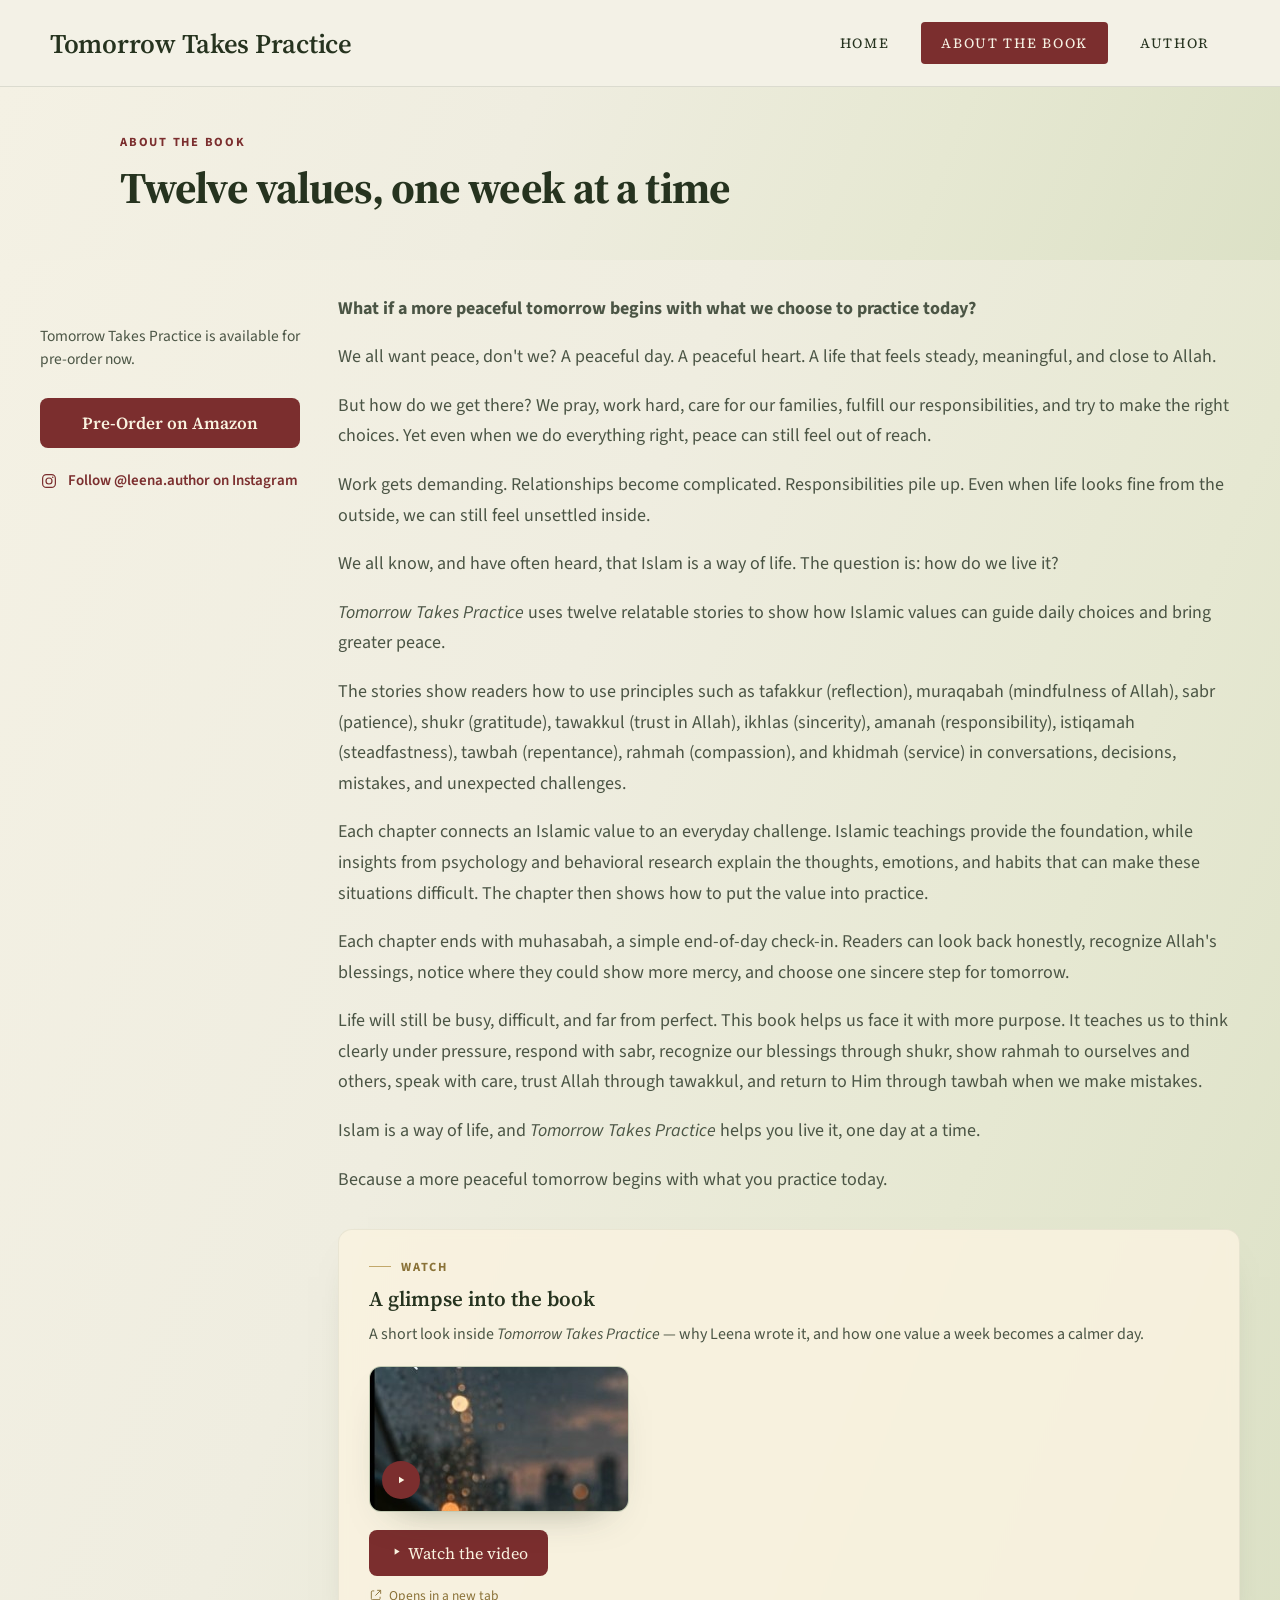
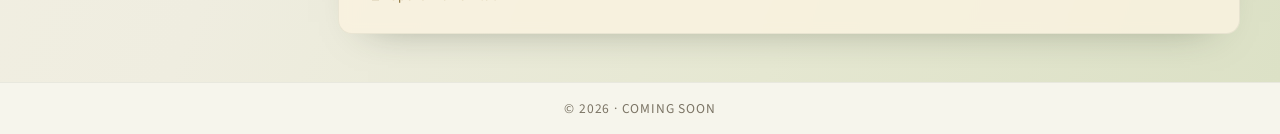
<file: about-book.html>
<!DOCTYPE html>
<html lang="en">
<head>
    <meta charset="utf-8">
    <meta name="viewport" content="width=device-width, initial-scale=1">
    <title>About the Book — Tomorrow Takes Practice</title>

    <link rel="preconnect" href="https://fonts.googleapis.com">
    <link rel="preconnect" href="https://fonts.gstatic.com" crossorigin>
    <link href="https://fonts.googleapis.com/css2?family=Source+Sans+3:wght@400;500;600;700&family=Source+Serif+4:ital,wght@0,400;0,600;0,700;1,400&display=swap" rel="stylesheet">
    <link rel="stylesheet" href="assets/css/style.css">
</head>
<body>

    <div class="site-shell">

        <header class="site-header">
            <div class="header-inner">
                <span class="brand-title serif">Tomorrow Takes Practice</span>
                <nav class="tab-nav">
                    <a href="index.html" class="tab-link">Home</a>
                    <a href="about-book.html" class="tab-link is-current">About the Book</a>
                    <a href="author.html" class="tab-link">Author</a>
                </nav>
            </div>
        </header>

        <section class="gradient-band">
            <div class="arch-motif-wrap" aria-hidden="true">
                <svg class="arch-motif" viewBox="0 0 460 620">
                    <path d="M60 600 L60 250 A170 170 0 0 1 400 250 L400 600" fill="none" stroke="#DCD7C2" stroke-width="20" />
                    <path d="M130 600 L130 268 A100 100 0 0 1 330 268 L330 600" fill="none" stroke="#E2DECB" stroke-width="14" />
                </svg>
                <svg class="arch-motif-r" viewBox="0 0 460 620">
                    <path d="M60 600 L60 250 A170 170 0 0 1 400 250 L400 600" fill="none" stroke="#DCD7C2" stroke-width="20" />
                    <path d="M130 600 L130 268 A100 100 0 0 1 330 268 L330 600" fill="none" stroke="#E2DECB" stroke-width="14" />
                </svg>
            </div>
            <div class="title-band-inner">
                <div class="eyebrow">About the book</div>
                <h1 class="page-title serif">Twelve values, one week at a time</h1>
            </div>
        </section>

        <div class="page-gradient-body">
            <main class="page-main">

                <div class="book-layout">

                    <aside class="book-side">

                        <div class="hero-form">
                            <p class="hero-notify-label">Tomorrow Takes Practice is available for pre-order now.</p>
                            <a href="https://a.co/d/0iTZwNGN" target="_blank" rel="noopener" class="btn-green">Pre-Order on Amazon</a>
                        </div>

                        <a href="https://www.instagram.com/leena.author/" target="_blank" rel="noopener" class="hero-ig-link">
                            <svg viewBox="0 0 24 24" fill="none" stroke="currentColor" stroke-width="1.6" aria-hidden="true">
                                <rect x="3.5" y="3.5" width="17" height="17" rx="5" />
                                <circle cx="12" cy="12" r="4" />
                                <circle cx="17" cy="7" r="1.1" fill="currentColor" stroke="none" />
                            </svg>
                            Follow @leena.author on Instagram
                        </a>

                    </aside>

                    <div class="book-content">
                        <p><strong>What if a more peaceful tomorrow begins with what we choose to practice today?</strong></p>
                        <p>We all want peace, don't we? A peaceful day. A peaceful heart. A life that feels steady, meaningful, and close to Allah.</p>
                        <p>But how do we get there? We pray, work hard, care for our families, fulfill our responsibilities, and try to make the right choices. Yet even when we do everything right, peace can still feel out of reach.</p>
                        <p>Work gets demanding. Relationships become complicated. Responsibilities pile up. Even when life looks fine from the outside, we can still feel unsettled inside.</p>
                        <p>We all know, and have often heard, that Islam is a way of life. The question is: how do we live it?</p>
                        <p><i>Tomorrow Takes Practice</i> uses twelve relatable stories to show how Islamic values can guide daily choices and bring greater peace.</p>
                        <p>The stories show readers how to use principles such as tafakkur (reflection), muraqabah (mindfulness of Allah), sabr (patience), shukr (gratitude), tawakkul (trust in Allah), ikhlas (sincerity), amanah (responsibility), istiqamah (steadfastness), tawbah (repentance), rahmah (compassion), and khidmah (service) in conversations, decisions, mistakes, and unexpected challenges.</p>
                        <p>Each chapter connects an Islamic value to an everyday challenge. Islamic teachings provide the foundation, while insights from psychology and behavioral research explain the thoughts, emotions, and habits that can make these situations difficult. The chapter then shows how to put the value into practice.</p>
                        <p>Each chapter ends with muhasabah, a simple end-of-day check-in. Readers can look back honestly, recognize Allah's blessings, notice where they could show more mercy, and choose one sincere step for tomorrow.</p>
                        <p>Life will still be busy, difficult, and far from perfect. This book helps us face it with more purpose. It teaches us to think clearly under pressure, respond with sabr, recognize our blessings through shukr, show rahmah to ourselves and others, speak with care, trust Allah through tawakkul, and return to Him through tawbah when we make mistakes.</p>
                        <p>Islam is a way of life, and <i>Tomorrow Takes Practice</i> helps you live it, one day at a time.</p>
                        <p>Because a more peaceful tomorrow begins with what you practice today.</p>

                        <!-- Glimpse video section. Drop a 16:9 still frame from the
                             clip at assets/img/glimpse-still.jpg (used as the
                             thumbnail), and the clip itself at
                             assets/video/glimpse.mp4 — both links below open it
                             directly in a new tab using the browser's own player. -->
                        <div class="sample-card glimpse-card">
                            <div class="glimpse-eyebrow">Watch</div>
                            <div class="title serif glimpse-title">A glimpse into the book</div>
                            <p class="glimpse-desc">A short look inside <i>Tomorrow Takes Practice</i> — why Leena wrote it, and how one value a week becomes a calmer day.</p>

                            <a href="assets/video/glimpse.mp4" target="_blank" rel="noopener" class="glimpse-still">
                                <img src="assets/img/glimpse-still.jpg" alt="Preview still from the Tomorrow Takes Practice glimpse video" class="glimpse-still-img">
                                <span class="glimpse-play-circle" aria-hidden="true">
                                    <svg viewBox="0 0 24 24" fill="currentColor"><path d="M9 7v10l8-5z" /></svg>
                                </span>
                            </a>

                            <a href="assets/video/glimpse.mp4" target="_blank" rel="noopener" class="btn-maroon glimpse-btn">
                                <svg viewBox="0 0 24 24" fill="currentColor" aria-hidden="true"><path d="M9 7v10l8-5z" /></svg>
                                Watch the video
                            </a>
                            <div class="glimpse-note">
                                <svg viewBox="0 0 24 24" fill="none" stroke="currentColor" stroke-width="1.6" aria-hidden="true">
                                    <path d="M14 4h6v6M20 4l-9 9M9 5H6a2 2 0 0 0-2 2v11a2 2 0 0 0 2 2h11a2 2 0 0 0 2-2v-3" />
                                </svg>
                                Opens in a new tab
                            </div>
                        </div>
                    </div>

                </div>

            </main>
        </div>

        <footer class="site-footer">© 2026 · Coming soon</footer>
    </div>

    <script src="assets/js/main.js"></script>
</body>
</html>
</file>
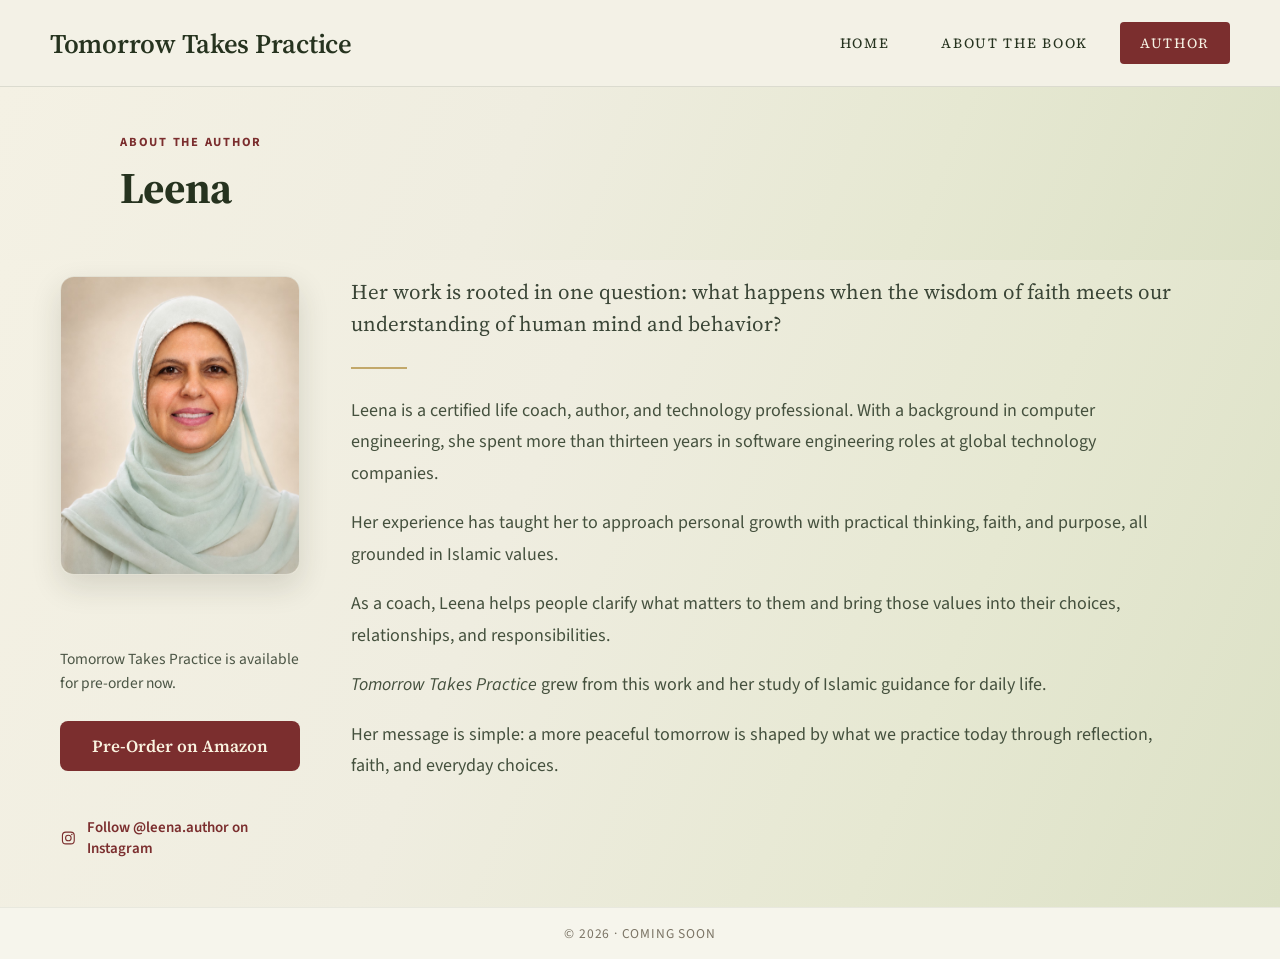
<file: author.html>
<!DOCTYPE html>
<html lang="en">
<head>
<meta charset="utf-8">
<meta name="viewport" content="width=device-width, initial-scale=1">
<title>Author — Tomorrow Takes Practice</title>

<link rel="preconnect" href="https://fonts.googleapis.com">
<link rel="preconnect" href="https://fonts.gstatic.com" crossorigin>
<link href="https://fonts.googleapis.com/css2?family=Source+Sans+3:wght@400;500;600;700&family=Source+Serif+4:ital,wght@0,400;0,600;0,700;1,400&display=swap" rel="stylesheet">
<link rel="stylesheet" href="assets/css/style.css">
</head>
<body>

<div class="site-shell">

  <!-- ============================================================
       HEADER / NAV — identical markup + classes on every page.
       ============================================================ -->
  <header class="site-header">
    <div class="header-inner">
      <span class="brand-title serif">Tomorrow Takes Practice</span>
      <nav class="tab-nav">
        <a href="index.html" class="tab-link">Home</a>
        <a href="about-book.html" class="tab-link">About the Book</a>
        <a href="author.html" class="tab-link is-current">Author</a>
      </nav>
    </div>
  </header>

  <!-- ============================================================
       TITLE BAND — the same shared .gradient-band + arch motifs as
       the homepage hero, just shorter, so this page opens with the
       same visual language before dropping into the page content.
       ============================================================ -->
  <section class="gradient-band">
    <div class="arch-motif-wrap" aria-hidden="true">
      <svg class="arch-motif" viewBox="0 0 460 620">
        <path d="M60 600 L60 250 A170 170 0 0 1 400 250 L400 600" fill="none" stroke="#DCD7C2" stroke-width="20"/>
        <path d="M130 600 L130 268 A100 100 0 0 1 330 268 L330 600" fill="none" stroke="#E2DECB" stroke-width="14"/>
      </svg>
      <svg class="arch-motif-r" viewBox="0 0 460 620">
        <path d="M60 600 L60 250 A170 170 0 0 1 400 250 L400 600" fill="none" stroke="#DCD7C2" stroke-width="20"/>
        <path d="M130 600 L130 268 A100 100 0 0 1 330 268 L330 600" fill="none" stroke="#E2DECB" stroke-width="14"/>
      </svg>
    </div>
    <div class="title-band-inner">
      <div class="eyebrow">About the author</div>
      <h1 class="page-title serif">Leena</h1>
    </div>
  </section>

  <div class="page-gradient-body">
  <main class="page-main">

    <!-- ============================================================
         AUTHOR BIO — photo on the left, full bio on the right. Styles
         for this block are scoped in #author-photo-styles below so
         the external stylesheet doesn't need to be touched.
         ============================================================ -->
    <div class="author-content">

      <div class="author-layout">

        <!-- LEFT COLUMN: photo (narrower, pushed left) + subscribe/
             instagram cards, sticky so they stay visible alongside
             the bio instead of being stranded down by the footer. -->
        <aside class="author-side">

          <div class="author-photo-wrap">
            <img src="assets/img/leena-author.jpg" alt="Portrait of Leena, author of Tomorrow Takes Practice" class="author-photo" width="1122" height="1402">
          </div>

          <!-- ============================================================
               PRE-ORDER — Amazon pre-order button, same markup pattern
               (.hero-form / .hero-notify-label / .btn-green) as every
               other page's pre-order block.
               ============================================================ -->
          <div class="hero-form">
            <p class="hero-notify-label">Tomorrow Takes Practice is available for pre-order now.</p>
            <a href="https://a.co/d/0iTZwNGN" target="_blank" rel="noopener" class="btn-green">Pre-Order on Amazon</a>
          </div>

          <a href="https://www.instagram.com/leena.author/" target="_blank" rel="noopener" class="hero-ig-link">
            <svg viewBox="0 0 24 24" fill="none" stroke="currentColor" stroke-width="1.6" aria-hidden="true">
              <rect x="3.5" y="3.5" width="17" height="17" rx="5"/>
              <circle cx="12" cy="12" r="4"/>
              <circle cx="17" cy="7" r="1.1" fill="currentColor" stroke="none"/>
            </svg>
            Follow @leena.author on Instagram
          </a>

        </aside>

        <!-- RIGHT COLUMN: lead line + full bio, now with more room
             since the sidebar is narrower. -->
        <div class="author-main">
          <p class="author-lead">Her work is rooted in one question: what happens when the wisdom of faith meets our understanding of human mind and behavior?</p>
          <div class="author-rule"></div>

          <div class="author-bio-below">
              <p class="bio-p">Leena is a certified life coach, author, and technology professional. With a background in computer engineering, she spent more than thirteen years in software engineering roles at global technology companies.</p>
              <p class="bio-p">Her experience has taught her to approach personal growth with practical thinking, faith, and purpose, all grounded in Islamic values.</p>
              <p class="bio-p">As a coach, Leena helps people clarify what matters to them and bring those values into their choices, relationships, and responsibilities.</p>
              <p class="bio-p"><i>Tomorrow Takes Practice</i> grew from this work and her study of Islamic guidance for daily life.</p>
              <p class="bio-p">Her message is simple: a more peaceful tomorrow is shaped by what we practice today through reflection, faith, and everyday choices.</p>
          
          </div>
        </div>

      </div>

    </div>

    <style id="author-photo-styles">
      .author-layout{
        display: grid;
        grid-template-columns: minmax(180px, 240px) 1fr;
        gap: clamp(24px, 4vw, 56px);
        align-items: start;
      }
      .author-side{
        position: sticky;
        top: 24px;
        align-self: start;
        display: flex;
        flex-direction: column;
        gap: 1.5rem;
      }
      .author-photo-wrap{
        border-radius: 14px;
        overflow: hidden;
        box-shadow: 0 12px 30px rgba(46, 42, 30, 0.14);
        border: 1px solid rgba(46, 42, 30, 0.08);
      }
      .author-photo{
        display:block;
        width:100%;
        height:auto;
        object-fit: cover;
        aspect-ratio: 1122 / 1402;
      }

      /* The shared hero-form / hero-ig-link components already stretch
         to fill a flex column (.author-side uses align-items:stretch
         by default), so no extra overrides are needed here — same
         components, same behavior, as on about-book.html's sidebar. */

      .author-main{ min-width: 0; }
      .author-lead{ margin-top: 0; }
      .author-bio-below{ max-width: 820px; margin-top: 1.5rem; }

      @media (max-width: 860px){
        .author-layout{
          grid-template-columns: 1fr;
        }
        .author-side{
          position: static;
          flex-direction: row;
          flex-wrap: wrap;
          align-items: flex-start;
        }
        .author-photo-wrap{
          flex: 0 0 200px;
          max-width: 200px;
        }
        .hero-form{
          flex: 1 1 260px;
        }
      }

      @media (max-width: 560px){
        .author-side{
          flex-direction: column;
        }
        .author-photo-wrap{
          max-width: 240px;
          margin: 0 auto;
        }
      }
    </style>

  </main>
  </div>

  <footer class="site-footer">© 2026 · Coming soon</footer>
</div>

<script src="assets/js/main.js"></script>
</body>
</html>
</file>
<file: assets/css/style.css>
* { box-sizing: border-box; }

:root {
    --bg: #F6F5EC;
    --surface: rgba(250, 243, 224, 0.85);
    --surface-opaque: #FAF3E0;
    --icon-bg: #D8DEC5;
    --ink: #2E3B2A;
    --ink-dark: #26331F;
    --maroon: #7B2E2E;
    --maroon-dark: #5E2222;
    --green: #3A4733;
    --green-dark: #2E3A28;
    --border: rgba(46, 59, 42, 0.07);
    --border-soft: rgba(46, 59, 42, 0.12);
    --input-border: rgba(46, 59, 42, 0.18);
    --muted: #4B5545;
    --muted-2: #55604F;
    --muted-3: #45513E;
    --muted-4: #3A4536;
    --gold: #C2A86A;
    --gold-text: #8A7238;
    --pill-bg: rgba(196, 178, 124, 0.22);
}

html, body { margin: 0; padding: 0; }

body {
  background: var(--bg);
  font-family: 'Source Sans 3', system-ui, sans-serif;
  color: var(--ink);
  -webkit-font-smoothing: antialiased;
}

a { color: var(--maroon); text-decoration: none; }
a:hover { color: var(--maroon-dark); }

.serif { font-family: 'Source Serif 4', Georgia, serif; }

/* ---- Shell ----
   Flat page background (no per-page SVG texture to keep in sync — see
   .gradient-band below for the one decorative background element,
   shared and reused everywhere it appears). */
.site-shell {
  min-height: 100vh;
  background: var(--bg);
  font-family: 'Source Sans 3', system-ui, sans-serif;
  color: var(--ink);
  display: flex;
  flex-direction: column;
}

/* ---- Header / nav (identical markup + classes on every page) ----
   Sticky, compact, no logo mark — just the wordmark and the tab nav
   with the current page filled in maroon. */
.site-header {
  background: #F3F1E6;
  border-bottom: 1px solid var(--border-soft);
  position: sticky;
  top: 0;
  z-index: 5;
}

.header-inner {
  width: 100%;
  max-width: 1260px;
  margin: 0 auto;
  padding: 22px 40px;
  display: flex;
  align-items: center;
  justify-content: space-between;
  gap: 32px;
}

.brand-title {
  font-family: 'Source Serif 4', Georgia, serif;
  font-size: 27px;
  font-weight: 600;
  letter-spacing: -0.01em;
  color: var(--ink-dark);
  white-space: nowrap;
}

.tab-nav {
  display: flex;
  align-items: center;
  gap: 12px;
  flex-wrap: wrap;
}

.tab-link {
  font-family: 'Source Serif 4', Georgia, serif;
  font-size: 14px;
  letter-spacing: 0.12em;
  text-transform: uppercase;
  color: var(--ink-dark);
  background: transparent;
  border: none;
  border-radius: 4px;
  padding: 11px 20px;
  cursor: pointer;
  white-space: nowrap;
  text-decoration: none;
  display: inline-block;
  transition: background .2s ease;
}
.tab-link:hover { background: rgba(46,59,42,0.07); }
.tab-link.is-current {
  color: #F6F1E3;
  background: var(--maroon);
}
.tab-link.is-current:hover { color: #F6F1E3; background: var(--maroon-dark); }

/* ---- Main content area ---- */
.page-main {
  flex: 1;
  width: 100%;
  max-width: 1320px;
  margin: 0 auto;
  padding: 16px 40px 48px;
}

/* ---- Gradient band ----
   The one shared decorative background element: a soft diagonal
   sage/cream gradient with two faint arch outlines fading in from the
   left and right edges. Used full-height for the homepage hero, and as
   a shorter title band at the top of About the Book / Author so every
   page reads as part of the same design instead of two different
   background systems. */
.gradient-band {
  position: relative;
  background: linear-gradient(112deg, #F4F1E4 0%, #EFEDE0 40%, #E6E8D2 72%, #DCE1C6 100%);
  overflow: hidden;
}

/* Same gradient, but for wrapping tall content (the rest of a page
   below the title band) — no overflow:hidden here, since that would
   break position:sticky on the Author page's sidebar. This wraps
   .page-main as a full-width parent so the gradient reaches both
   edges the same way .gradient-band does, with .page-main still
   centering the actual content inside it. */
.page-gradient-body {
  background: linear-gradient(112deg, #F4F1E4 0%, #EFEDE0 40%, #E6E8D2 72%, #DCE1C6 100%);
}

.arch-motif-wrap {
  position: absolute;
  inset: 0;
  width: calc(100% - 64px);
  max-width: 1040px;
  margin: 0 auto;
  pointer-events: none;
}

.arch-motif,
.arch-motif-r {
  position: absolute;
  top: 50%;
  width: 280px;
  height: 400px;
  transform: translateY(-50%);
  pointer-events: none;
}
.arch-motif { left: -376px; opacity: 0.34; }
.arch-motif-r { right: -376px; opacity: 0.26; transform: translateY(-50%) scaleX(-1); }

/* ---- Home hero (inside .gradient-band on index.html) ---- */
.hero-grid {
  position: relative;
  z-index: 1;
  width: calc(100% - 64px);
  max-width: 1040px;
  margin: 0 auto;
  padding: 34px 0 38px;
  display: grid;
  grid-template-columns: minmax(0, 48%) minmax(0, 52%);
  gap: 20px;
  align-items: center;
  min-height: 0;
}

.hero-copy { max-width: 520px; }

.hero-arch-wrap {
  display: inline-flex;
  flex-direction: column;
  align-items: center;
}

.hero-arch {
  width: 78px;
  height: 92px;
  border: 1.5px solid var(--gold);
  border-bottom: none;
  border-radius: 39px 39px 3px 3px;
  display: flex;
  align-items: center;
  justify-content: center;
  margin: 0 0 14px;
}

.hero-arch span {
  font-family: 'Source Serif 4', Georgia, serif;
  font-size: 27px;
  color: var(--maroon);
  line-height: 1;
  transform: translateY(8px);
}

.hero-title {
  font-family: 'Source Serif 4', Georgia, serif;
  font-weight: 700;
  font-size: 62px;
  line-height: 1;
  letter-spacing: -0.028em;
  color: var(--ink-dark);
  margin: 0;
}

.hero-meta { margin: 26px 0 0; }
.hero-book-title {
  font-family: 'Source Serif 4', Georgia, serif;
  font-size: 27px;
  font-weight: 700;
  line-height: 1.22;
  color: var(--ink);
}
.hero-book-subtitle {
  font-family: 'Source Serif 4', Georgia, serif;
  font-size: 19px;
  font-style: italic;
  line-height: 1.4;
  color: var(--muted);
  margin-top: 7px;
}
.hero-book-byline {
  font-size: 13.5px;
  font-weight: 600;
  letter-spacing: 0.16em;
  text-transform: uppercase;
  color: var(--gold-text);
  margin-top: 14px;
}

.hero-notify-label {
  font-size: 15.5px;
  line-height: 1.5;
  color: var(--muted);
}

.hero-form {
  margin: 34px 0 0;
  max-width: 460px;
  display: flex;
  flex-direction: column;
  gap: 11px;
}

.hero-ig-link {
  display: inline-flex;
  align-items: center;
  gap: 10px;
  margin-top: 22px;
  font-size: 15px;
  font-weight: 600;
  color: var(--maroon);
}
.hero-ig-link svg { width: 18px; height: 18px; }

.hero-book-wrap {
  position: relative;
  display: flex;
  justify-content: flex-start;
  align-items: center;
  align-self: stretch;
  padding-bottom: 6px;
}

.book-scale {
  position: relative;
  width: 100%;
  max-width: 470px;
}

.book-scale-shadow {
  position: absolute;
  left: 4%;
  right: 4%;
  bottom: -11px;
  height: 16px;
  background: radial-gradient(50% 60% at 50% 30%, rgba(40,42,32,0.34) 0%, rgba(40,42,32,0.13) 48%, rgba(40,42,32,0) 78%);
  filter: blur(6px);
}

.book-scale img {
  position: relative;
  width: 100%;
  height: auto;
  display: block;
  box-shadow: 0 18px 30px -16px rgba(40,44,34,0.42), 0 2px 6px -2px rgba(40,44,34,0.22);
}

/* ---- Page title band (About the Book / Author) ----
   Shorter version of .gradient-band, just tall enough for the eyebrow
   + title, so both pages open with the same visual language as the
   homepage hero before dropping into their normal content below. */
.title-band-inner {
  position: relative;
  z-index: 1;
  width: calc(100% - 64px);
  max-width: 1040px;
  margin: 0 auto;
  padding: 46px 0;
}
.title-band-inner .eyebrow { margin: 0; }
.title-band-inner .page-title {
  font-family: 'Source Serif 4', Georgia, serif;
  font-weight: 700;
  font-size: 44px;
  line-height: 1.15;
  letter-spacing: -0.02em;
  color: var(--ink-dark);
  margin: 12px 0 0;
}

@media (max-width: 1180px) {
  .hero-grid { grid-template-columns: minmax(0, 50%) minmax(0, 50%); gap: 24px; }
  .hero-title { font-size: 48px; }
  .book-scale { max-width: 340px; }
}
@media (max-width: 800px) {
  .hero-grid { grid-template-columns: minmax(0, 1fr); min-height: 0; max-height: none; gap: 44px; padding: 44px 0 56px; }
  .hero-book-wrap { align-items: center; align-self: auto; padding-bottom: 0; }
  .book-scale { max-width: 300px; }
  .arch-motif, .arch-motif-r { display: none; }
}
@media (max-width: 560px) {
  .header-inner { flex-direction: column; gap: 14px; align-items: flex-start; }
  .hero-title { font-size: 42px; }
  .book-scale { max-width: 240px; }
  .title-band-inner .page-title { font-size: 32px; }
}

.icon-circle {
  width: 66px;
  height: 66px;
  border-radius: 50%;
  background: var(--icon-bg);
  color: var(--ink-dark);
  display: flex;
  align-items: center;
  justify-content: center;
  flex: none;
}
.icon-circle svg { width: 28px; height: 28px; display: block; }

/* ---- Subscribe + Instagram action cards (shared across every page) ---- */
.action-grid {
  display: grid;
  grid-template-columns: repeat(auto-fit, minmax(330px, 1fr));
  gap: 26px;
  margin: 26px 0 0;
}

.action-card {
  background: var(--surface);
  backdrop-filter: blur(6px);
  border: 1px solid var(--border);
  border-radius: 14px;
  padding: 28px 30px;
  box-shadow: 0 18px 40px -30px rgba(46,59,42,0.5);
}

.subscribe-card {
  display: flex;
  gap: 20px;
}

.subscribe-body { flex: 1; min-width: 0; }

.subscribe-card h2 {
  font-family: 'Source Serif 4', Georgia, serif;
  font-size: 25px;
  font-weight: 700;
  color: var(--ink-dark);
  margin: 0;
}

.subscribe-card .sub {
  font-size: 15.5px;
  color: var(--muted-2);
  margin: 6px 0 0;
}

.notify-form {
  display: flex;
  gap: 12px;
  flex-wrap: wrap;
  margin-top: 18px;
}

.notify-input {
  flex: 1;
  min-width: 180px;
  padding: 13px 16px;
  font-family: 'Source Sans 3', sans-serif;
  font-size: 15px;
  color: var(--ink);
  background: var(--surface-opaque);
  border: 1px solid var(--input-border);
  border-radius: 8px;
  outline: none;
}
.notify-input:focus { border-color: var(--maroon); }
.notify-input::placeholder { color: #93897a; }

.btn-green {
  display: block;
  padding: 13px 26px;
  font-family: 'Source Serif 4', Georgia, serif;
  font-size: 17px;
  font-weight: 600;
  color: var(--surface-opaque);
  background: var(--maroon);
  border: none;
  border-radius: 8px;
  cursor: pointer;
  white-space: nowrap;
  text-align: center;
  text-decoration: none;
}
.btn-green:hover { background: var(--maroon-dark); }
.btn-green:disabled { background: #9aa08f; cursor: default; }

.notify-message {
  font-size: 15px;
  font-style: italic;
  margin: 10px 0 0;
}
.notify-message.success { color: var(--green-dark); }
.notify-message.error { color: var(--maroon); }

.instagram-card {
  display: flex;
  flex-wrap: wrap;
  align-items: center;
  gap: 20px;
}

.instagram-card .ig-text {
  flex: 1;
  min-width: 180px;
}

.instagram-card .ig-title {
  font-family: 'Source Serif 4', Georgia, serif;
  font-size: 25px;
  font-weight: 700;
  color: var(--ink-dark);
}

.instagram-card .ig-desc {
  font-size: 15.5px;
  line-height: 1.6;
  color: var(--muted-2);
  margin-top: 6px;
}

.btn-maroon {
  display: inline-block;
  flex: none;
  padding: 12px 20px;
  background: var(--maroon);
  color: var(--surface-opaque);
  border: none;
  border-radius: 8px;
  font-family: 'Source Serif 4', Georgia, serif;
  font-size: 16px;
  white-space: nowrap;
  cursor: pointer;
  text-decoration: none;
}
.btn-maroon:hover { background: var(--maroon-dark); color: var(--surface-opaque); }

/* ---- About the Book page ---- */
.book-layout {
  display: grid;
  grid-template-columns: minmax(200px, 260px) 1fr;
  gap: clamp(20px, 3vw, 44px);
  align-items: start;
}

.book-side {
  position: sticky;
  top: 24px;
  align-self: start;
}

/* Below 800px there's not enough width for sidebar + text side by
   side, so the subscribe/Instagram block stacks above the description
   at full width instead — same pattern as .author-layout on mobile.
   This has to come after the base .book-layout rule above (not up in
   the earlier @media block near the hero) so it actually wins the
   cascade at matching widths. */
@media (max-width: 800px) {
  .book-layout { grid-template-columns: 1fr; }
  .book-side { position: static; max-width: 460px; }
}

.book-content { min-width: 0; }

.eyebrow {
  font-size: 12.5px;
  font-weight: 700;
  letter-spacing: 0.14em;
  text-transform: uppercase;
  color: var(--maroon);
}

.book-content p {
  font-size: 18px;
  line-height: 1.7;
  color: var(--muted);
  margin: 18px 0 0;
}

.sample-card {
  background: var(--surface);
  backdrop-filter: blur(6px);
  margin-top: 34px;
  border: 1px solid var(--border);
  border-radius: 14px;
  padding: 28px 30px;
  box-shadow: 0 18px 40px -30px rgba(46,59,42,0.5);
}

.sample-card .title {
  font-family: 'Source Serif 4', Georgia, serif;
  font-size: 21px;
  font-weight: 600;
  color: var(--ink-dark);
}

.sample-card p {
  font-size: 16px;
  line-height: 1.65;
  color: var(--muted);
  margin: 8px 0 18px;
}

/* ---- Author page (single column — no photo section) ---- */
.author-content {
  max-width: 1160px;
  margin: 0 auto;
}

.author-lead {
  font-family: 'Source Serif 4', Georgia, serif;
  font-size: 21px;
  line-height: 1.55;
  color: var(--muted-4);
  margin: 18px 0 0;
}

.author-rule {
  width: 56px;
  height: 2px;
  background: var(--gold);
  margin: 26px 0;
}

.bio-p {
  font-size: 18px;
  line-height: 1.75;
  color: var(--muted-3);
  margin: 18px 0 0;
}
.bio-p:first-of-type { margin-top: 0; }
.bio-lead-question { font-style: italic; }

/* ---- Footer ---- */
.site-footer {
  border-top: 1px solid var(--border);
  padding: 16px 48px;
  text-align: center;
  font-size: 13.5px;
  letter-spacing: 0.06em;
  text-transform: uppercase;
  color: #7B7465;
}

/* ---- PDF reader overlay (real, working canvas viewer) ----
   Body splits into a left sidebar (subscribe + Instagram, always
   visible, no scrolling needed) and the actual reading area on the
   right (page canvas + prev/next controls). */
.pdf-reader-overlay[hidden],
.pdf-reader-viewport[hidden],
.pdf-reader-controls[hidden],
.pdf-reader-status[hidden],
.reader-sidebar[hidden] {
  display: none !important;
}

.pdf-reader-overlay {
  position: fixed;
  inset: 0;
  z-index: 1000;
  display: flex;
  flex-direction: column;
  background: var(--bg);
}

.pdf-reader-topbar {
  display: flex;
  align-items: center;
  justify-content: space-between;
  padding: 16px 32px;
  border-bottom: 1px solid var(--border-soft);
  background: rgba(250, 249, 242, 0.85);
  backdrop-filter: blur(6px);
  flex: none;
}

.pdf-reader-title {
  font-family: 'Source Serif 4', Georgia, serif;
  font-size: 19px;
  font-weight: 600;
  color: var(--ink-dark);
}

.pdf-reader-close {
  font-family: 'Source Sans 3', sans-serif;
  font-size: 15px;
  font-weight: 600;
  color: var(--muted-2);
  background: none;
  border: none;
  cursor: pointer;
}
.pdf-reader-close:hover { color: var(--maroon); }

.pdf-reader-body {
  flex: 1;
  display: flex;
  min-height: 0;
}

.reader-sidebar {
  flex: none;
  width: 300px;
  overflow-y: auto;
  border-right: 1px solid var(--border);
  padding: 24px 22px;
  display: flex;
  flex-direction: column;
  gap: 16px;
}
.reader-sidebar .hero-form { margin-top: 0; }

.pdf-reader-main {
  flex: 1;
  min-width: 0;
  display: flex;
  flex-direction: column;
}

.pdf-reader-status {
  font-family: 'Source Serif 4', Georgia, serif;
  font-size: 20px;
  font-style: italic;
  color: var(--muted);
  text-align: center;
  padding: 120px 32px;
}
.pdf-reader-status.error { color: var(--maroon); }

.pdf-reader-viewport {
  flex: 1;
  overflow: auto;
  display: flex;
  justify-content: center;
  padding: 32px;
}

.pdf-reader-canvas-wrap {
  position: relative;
  box-shadow: 0 18px 40px rgba(46,43,38,0.15);
  height: fit-content;
}

.pdf-reader-canvas-wrap canvas {
  display: block;
  max-width: 100%;
  height: auto;
}

.pdf-reader-watermark {
  position: absolute;
  inset: 0;
  pointer-events: none;
  user-select: none;
  background-repeat: repeat;
  background-image: url("data:image/svg+xml,%3Csvg xmlns='http://www.w3.org/2000/svg' width='340' height='200'%3E%3Ctext x='170' y='100' font-family='Georgia, serif' font-size='13' fill='rgba(46,43,38,0.10)' text-anchor='middle' transform='rotate(-28 170 100)'%3ESAMPLE COPY %E2%80%94 PLEASE DO NOT DISTRIBUTE%3C/text%3E%3C/svg%3E");
}

.pdf-reader-controls {
  flex: none;
  display: flex;
  align-items: center;
  justify-content: center;
  gap: 24px;
  padding: 18px;
  border-top: 1px solid var(--border-soft);
  background: rgba(250, 249, 242, 0.85);
  backdrop-filter: blur(6px);
}

.pdf-reader-nav-button {
  font-family: 'Source Sans 3', sans-serif;
  font-size: 15px;
  font-weight: 700;
  background: var(--maroon);
  color: var(--bg);
  border: none;
  border-radius: 8px;
  padding: 11px 22px;
  cursor: pointer;
}
.pdf-reader-nav-button:hover:not(:disabled) { background: var(--maroon-dark); }
.pdf-reader-nav-button:disabled { background: #D8CFB9; color: #9C927E; cursor: default; }

.pdf-reader-page-indicator {
  font-family: 'Source Serif 4', Georgia, serif;
  font-size: 16.5px;
  color: var(--muted);
}

/* Below ~880px there's not enough width for a side-by-side sidebar, so
   it moves below the reading area instead of squeezing it. */
@media (max-width: 880px) {
  .pdf-reader-body { flex-direction: column; overflow-y: auto; }
  .pdf-reader-main { order: 1; }
  .reader-sidebar {
    order: 2;
    width: 100%;
    max-height: none;
    border-right: none;
    border-top: 1px solid var(--border);
    flex-direction: row;
    flex-wrap: wrap;
  }
  .reader-sidebar .hero-form { flex: 1 1 260px; margin-top: 0; }
  .reader-sidebar .hero-ig-link { flex: 1 1 260px; }
}

.glimpse-still {
    position: relative;
    display: block;
    margin-top: 18px;
    width: 100%;
    max-width: 260px;
    aspect-ratio: 16 / 9;
    border-radius: 12px;
    overflow: hidden;
    border: 1px solid var(--border-soft);
    box-shadow: 0 18px 40px -26px rgba(46,59,42,0.5);
    background: var(--icon-bg);
}

.glimpse-play-circle {
  position: absolute;
  left: 12px;
  bottom: 12px;
  width: 38px;
  height: 38px;
  border-radius: 50%;
  background: var(--maroon);
  color: var(--surface-opaque);
  display: flex;
  align-items: center;
  justify-content: center;
  box-shadow: 0 8px 18px rgba(0,0,0,0.28);
}
.glimpse-play-circle svg { width: 16px; height: 16px; }

.glimpse-eyebrow {
    font-size: 12.5px;
    font-weight: 700;
    letter-spacing: 0.14em;
    text-transform: uppercase;
    color: var(--gold-text);
    display: flex;
    align-items: center;
    gap: 10px;
}

    .glimpse-eyebrow::before {
        content: "";
        width: 22px;
        height: 1px;
        background: var(--gold);
    }

.glimpse-title {
    font-size: 26px;
    margin-top: 8px;
}

.glimpse-btn {
    margin-top: 18px;
}

    .glimpse-btn svg {
        width: 15px;
        height: 15px;
        flex: none;
    }

.glimpse-note {
    display: flex;
    align-items: center;
    gap: 6px;
    margin-top: 10px;
    font-size: 13.5px;
    color: var(--gold-text);
}

    .glimpse-note svg {
        width: 14px;
        height: 14px;
        flex: none;
    }

/* ---- Small-screen tweaks ---- */
@media (max-width: 480px) {
  .header-inner {
    flex-direction: column;
    align-items: flex-start;
    gap: 12px;
    padding: 16px 20px;
  }
  .tab-nav { gap: 4px; }
  .tab-link { font-size: 15px; padding: 8px 12px; }
  .page-main { padding: 24px 20px 40px; }
  .hero-title { font-size: 30px; }
  .title-band-inner .page-title { font-size: 28px; }
  .notify-form { flex-direction: column; align-items: stretch; }
  .pdf-reader-topbar { padding: 14px 18px; }
  .pdf-reader-viewport { padding: 16px; }
  .reader-sidebar { padding: 16px 18px; }
}
</file>
